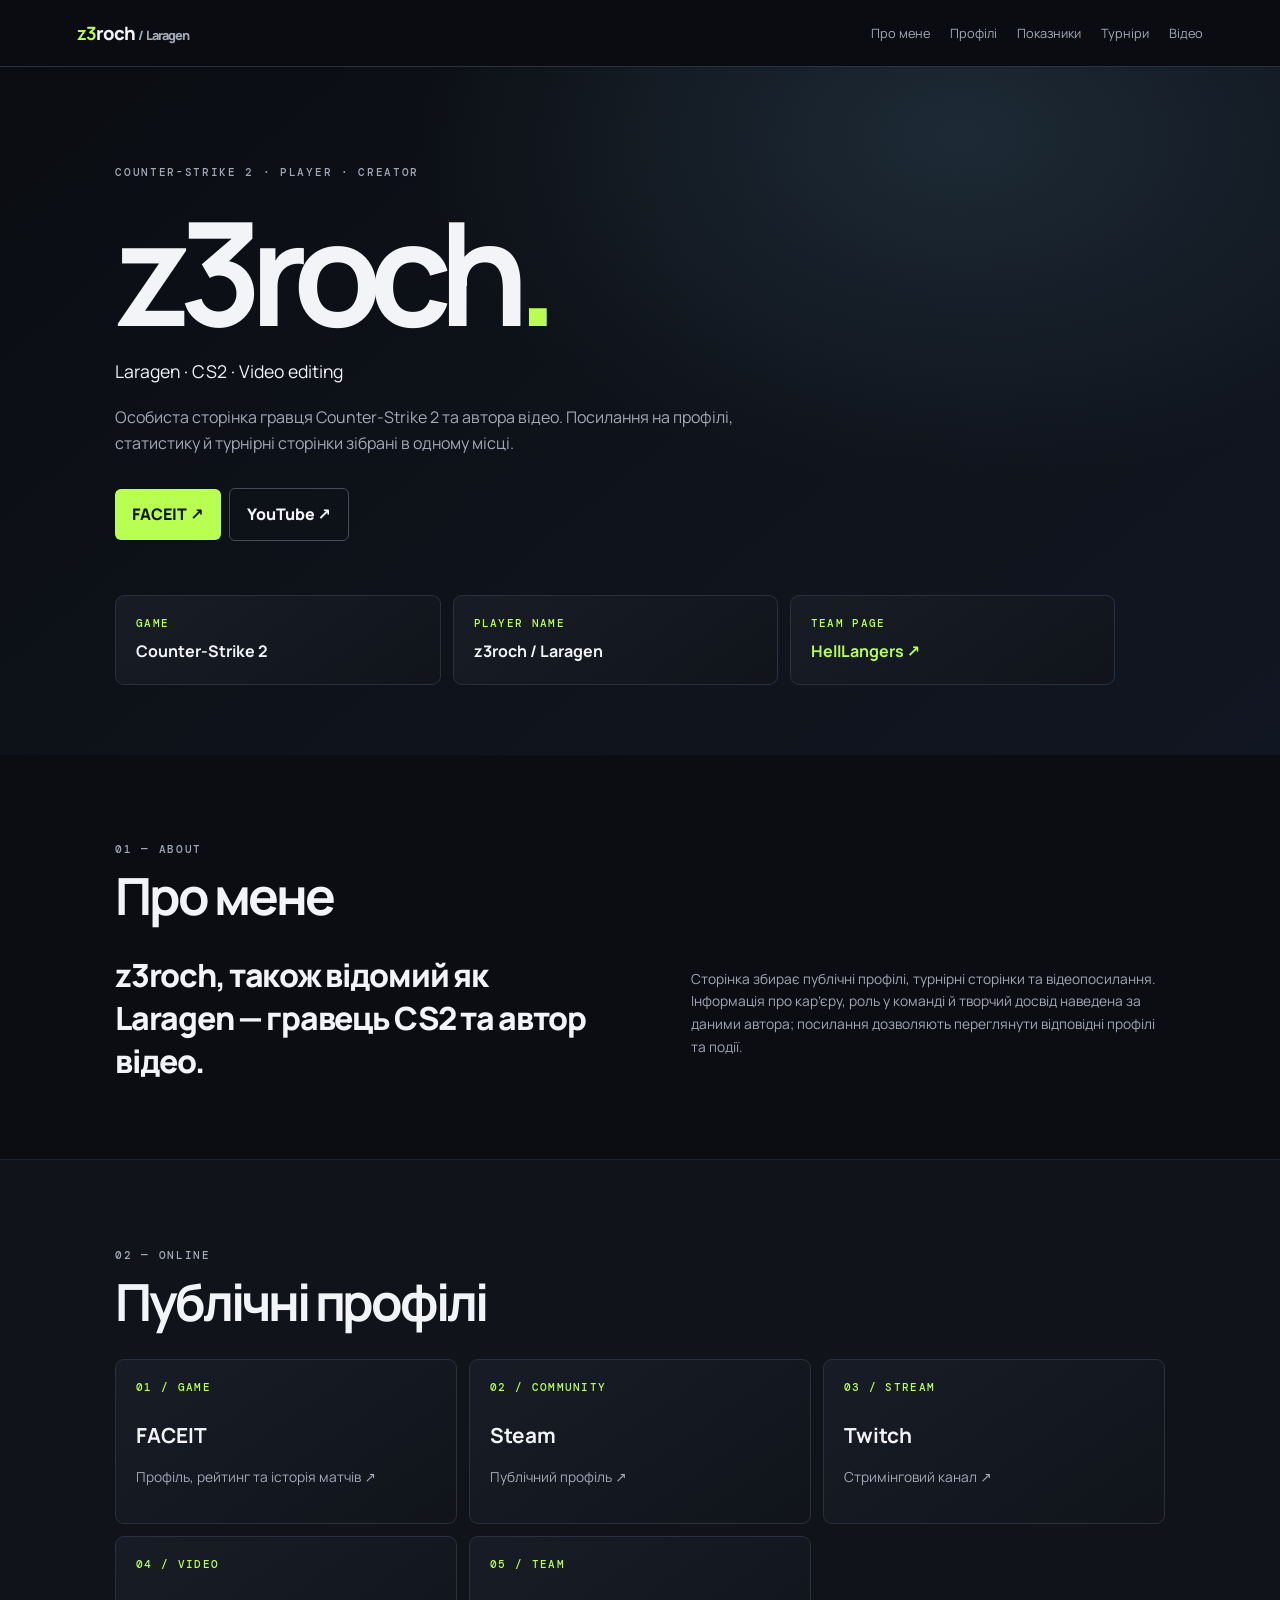
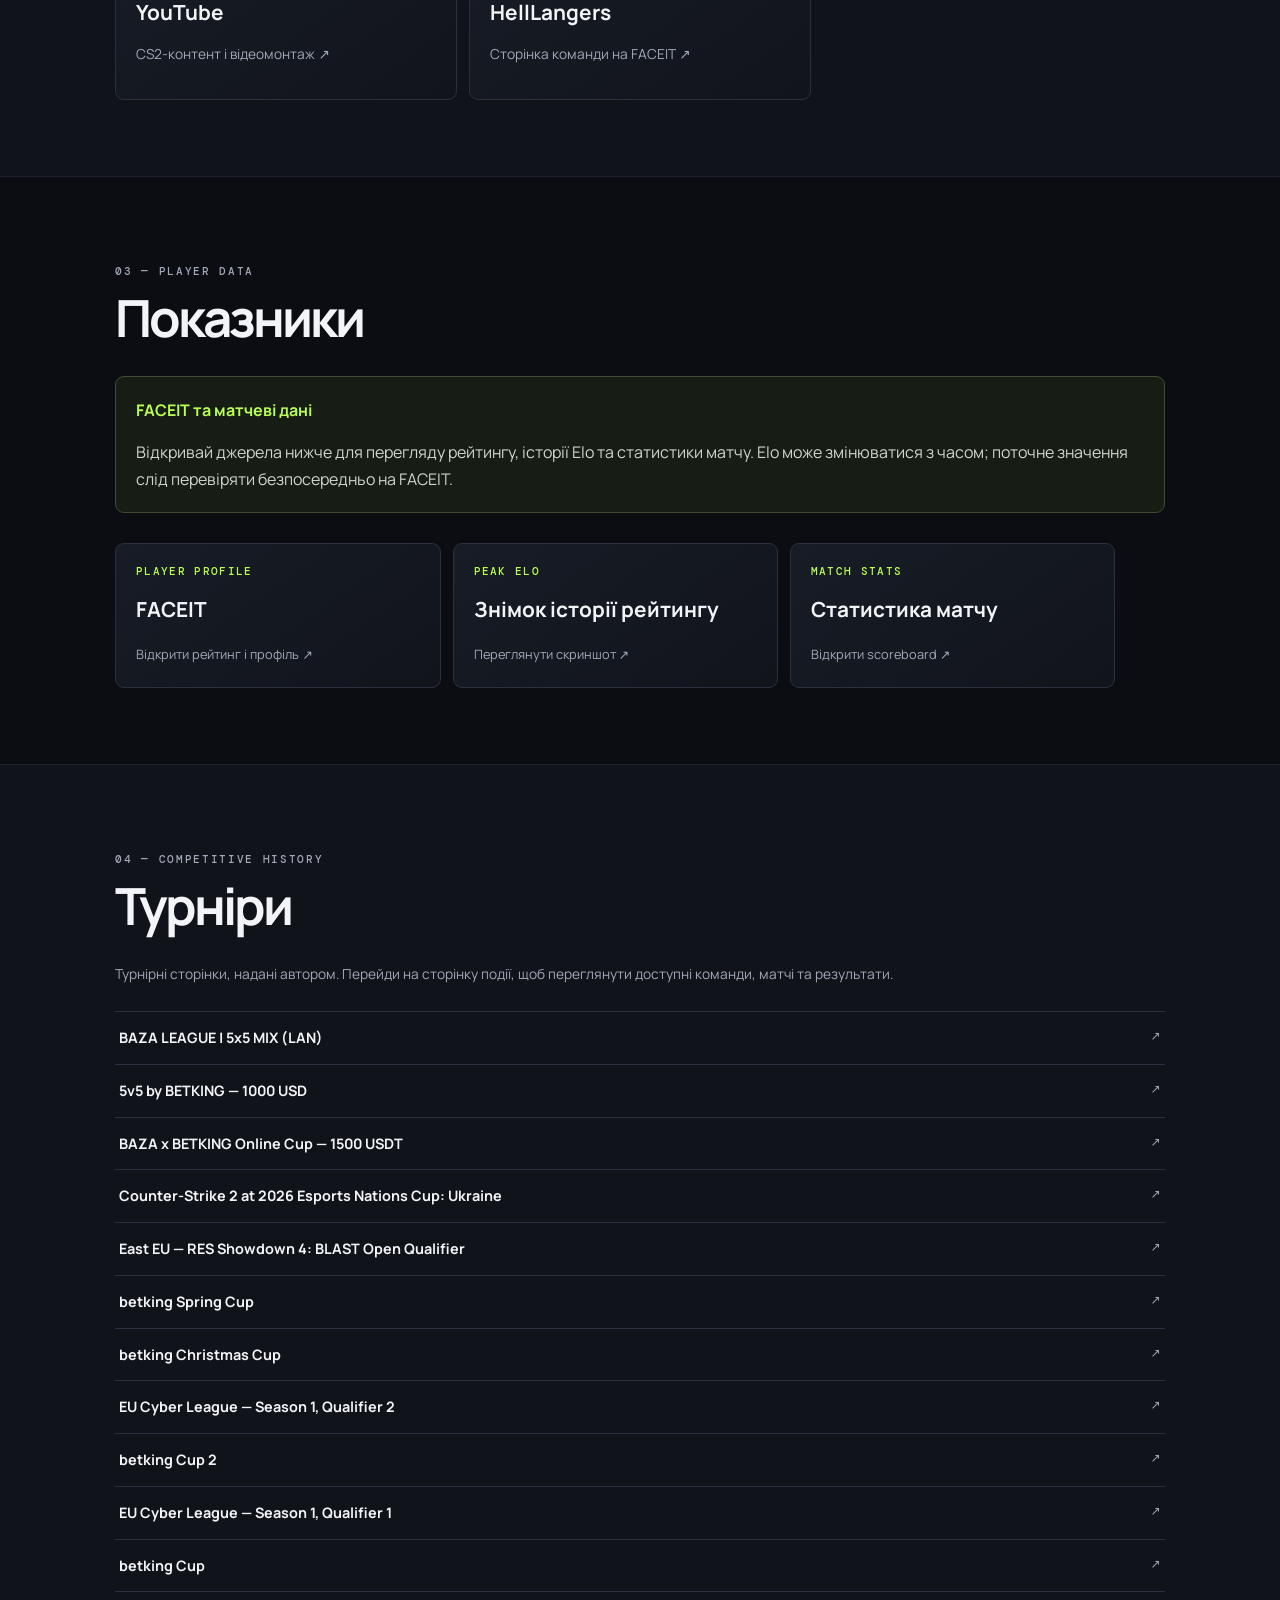
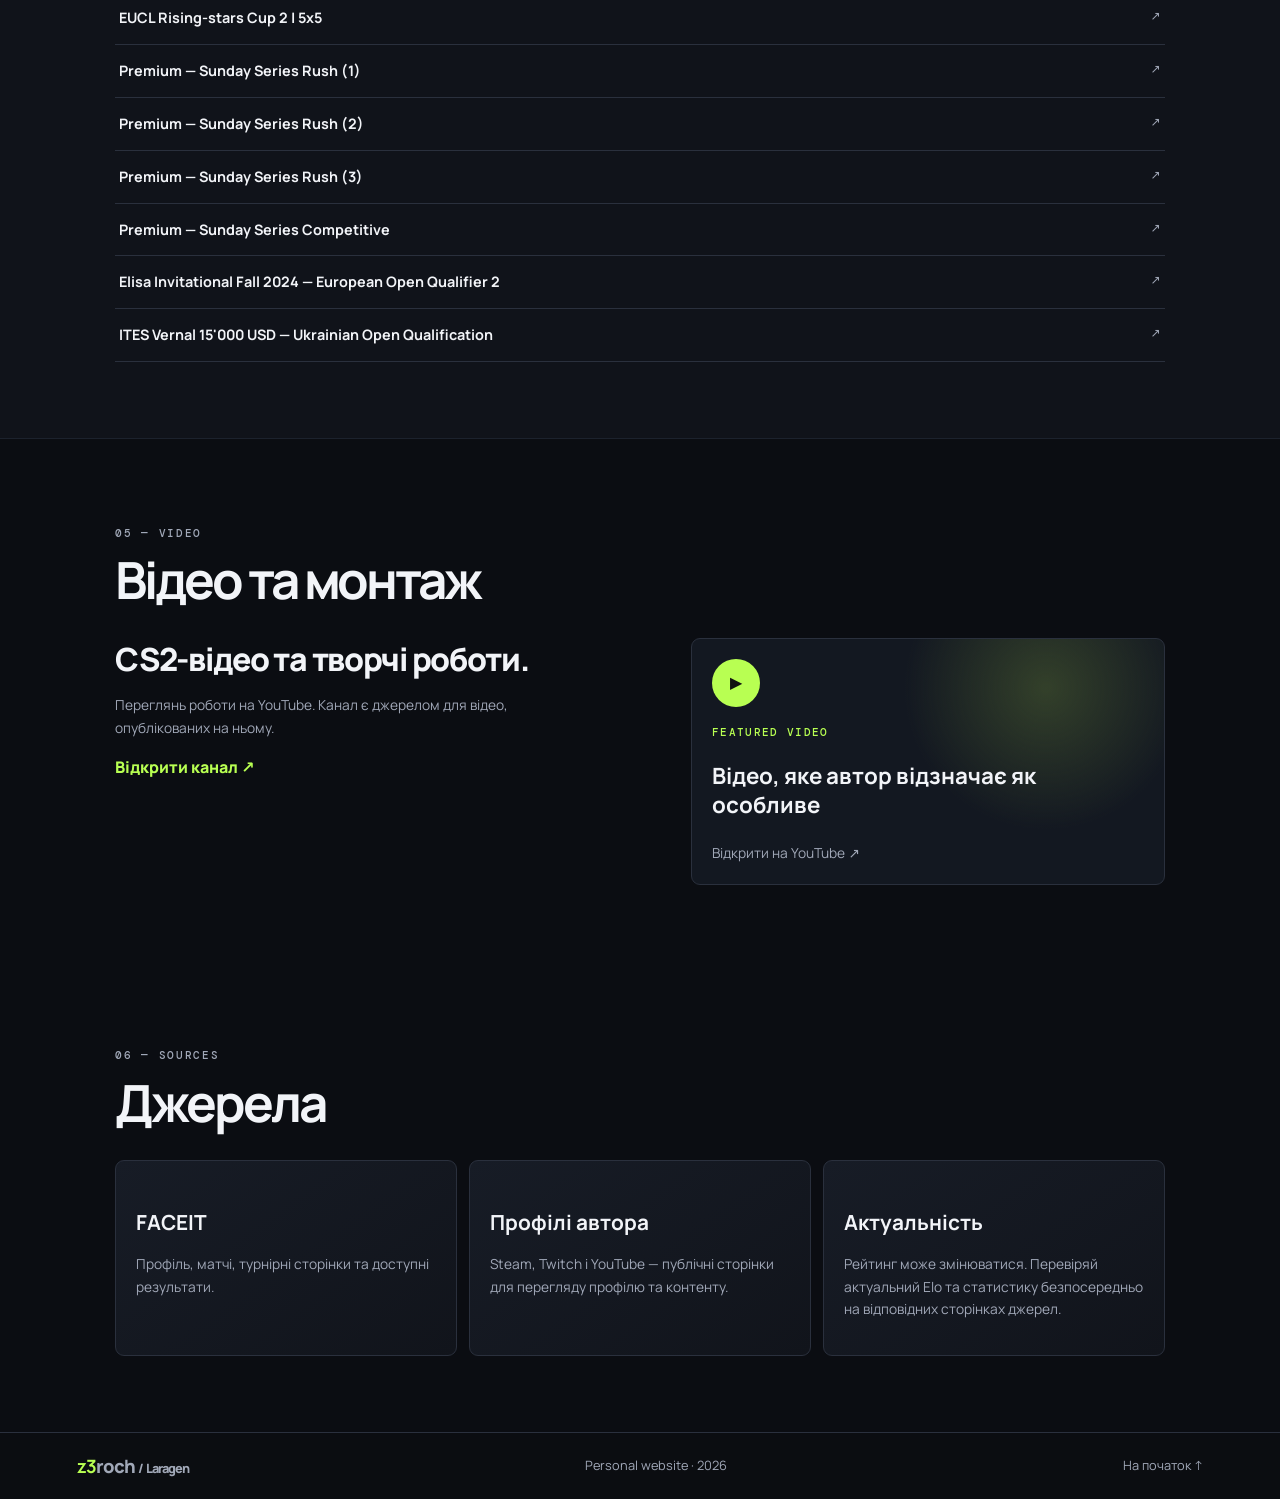
<file: index.html>
<!doctype html>
<html lang="uk">
<head>
<meta charset="utf-8"><meta name="viewport" content="width=device-width, initial-scale=1">
<meta name="theme-color" content="#0b0d12"><meta name="description" content="z3roch / Laragen — Counter-Strike 2, FACEIT, стримінг і відеомонтаж.">
<title>z3roch / Laragen — CS2</title><link rel="stylesheet" href="styles.css"><link rel="canonical" href="https://z3roch.github.io/Leontiy-z3roch-Bondarchuk/">
<script type="application/ld+json">{"@context":"https://schema.org","@type":"Person","name":"z3roch","alternateName":"Laragen","sameAs":["https://www.faceit.com/ru/players/Laragen","https://www.twitch.tv/z3roch","https://www.youtube.com/@z3rochcs","https://steamcommunity.com/id/z3roch/"],"knowsAbout":["Counter-Strike 2","Video editing"]}</script>
</head>
<body>
<header><a class="logo" href="#top"><b>z3</b>roch <small>/ Laragen</small></a><nav><a href="#about">Про мене</a><a href="#profiles">Профілі</a><a href="#stats">Показники</a><a href="#events">Турніри</a><a href="#video">Відео</a></nav></header>
<main id="top">
<section class="hero"><p class="eyebrow">COUNTER-STRIKE 2 · PLAYER · CREATOR</p><h1>z3roch<span>.</span></h1><p class="subtitle">Laragen · CS2 · Video editing</p><p class="intro">Особиста сторінка гравця Counter-Strike 2 та автора відео. Посилання на профілі, статистику й турнірні сторінки зібрані в одному місці.</p><div class="buttons"><a class="btn" href="https://www.faceit.com/ru/players/Laragen" target="_blank" rel="noopener noreferrer">FACEIT ↗</a><a class="btn ghost" href="https://www.youtube.com/@z3rochcs" target="_blank" rel="noopener noreferrer">YouTube ↗</a></div><div class="hero-panel"><div><small>GAME</small><strong>Counter-Strike 2</strong></div><div><small>PLAYER NAME</small><strong>z3roch / Laragen</strong></div><div><small>TEAM PAGE</small><strong><a href="https://www.faceit.com/ru/teams/717e6124-5c44-4b5a-94d1-560208bb7e50" target="_blank" rel="noopener noreferrer">HellLangers ↗</a></strong></div></div></section>
<section id="about"><p class="eyebrow">01 — ABOUT</p><h2>Про мене</h2><div class="two"><p class="big">z3roch, також відомий як Laragen — гравець CS2 та автор відео.</p><p class="muted">Сторінка збирає публічні профілі, турнірні сторінки та відеопосилання. Інформація про кар’єру, роль у команді й творчий досвід наведена за даними автора; посилання дозволяють переглянути відповідні профілі та події.</p></div></section>
<section id="profiles" class="dark"><p class="eyebrow">02 — ONLINE</p><h2>Публічні профілі</h2><div class="cards">
<a href="https://www.faceit.com/ru/players/Laragen" target="_blank" rel="noopener noreferrer"><small>01 / GAME</small><h3>FACEIT</h3><p>Профіль, рейтинг та історія матчів ↗</p></a>
<a href="https://steamcommunity.com/id/z3roch/" target="_blank" rel="noopener noreferrer"><small>02 / COMMUNITY</small><h3>Steam</h3><p>Публічний профіль ↗</p></a>
<a href="https://www.twitch.tv/z3roch" target="_blank" rel="noopener noreferrer"><small>03 / STREAM</small><h3>Twitch</h3><p>Стримінговий канал ↗</p></a>
<a href="https://www.youtube.com/@z3rochcs" target="_blank" rel="noopener noreferrer"><small>04 / VIDEO</small><h3>YouTube</h3><p>CS2-контент і відеомонтаж ↗</p></a>
<a href="https://www.faceit.com/ru/teams/717e6124-5c44-4b5a-94d1-560208bb7e50" target="_blank" rel="noopener noreferrer"><small>05 / TEAM</small><h3>HellLangers</h3><p>Сторінка команди на FACEIT ↗</p></a></div></section>
<section id="stats"><p class="eyebrow">03 — PLAYER DATA</p><h2>Показники</h2><div class="notice"><b>FACEIT та матчеві дані</b><p>Відкривай джерела нижче для перегляду рейтингу, історії Elo та статистики матчу. Elo може змінюватися з часом; поточне значення слід перевіряти безпосередньо на FACEIT.</p></div><div class="metric-grid"><a class="metric" href="https://www.faceit.com/ru/players/Laragen" target="_blank" rel="noopener noreferrer"><small>PLAYER PROFILE</small><strong>FACEIT</strong><span>Відкрити рейтинг і профіль ↗</span></a><a class="metric" href="https://postimg.cc/crcrJRb5" target="_blank" rel="noopener noreferrer"><small>PEAK ELO</small><strong>Знімок історії рейтингу</strong><span>Переглянути скриншот ↗</span></a><a class="metric" href="https://www.faceit.com/ru/cs2/room/1-389fe802-db20-47a5-ad6b-8aba455b8242/scoreboard" target="_blank" rel="noopener noreferrer"><small>MATCH STATS</small><strong>Статистика матчу</strong><span>Відкрити scoreboard ↗</span></a></div></section>
<section id="events" class="dark"><p class="eyebrow">04 — COMPETITIVE HISTORY</p><h2>Турніри</h2><p class="muted">Турнірні сторінки, надані автором. Перейди на сторінку події, щоб переглянути доступні команди, матчі та результати.</p><div class="event-list">
<a href="https://www.faceit.com/ru/championship/f0ef9ae4-d8d6-440a-bfa4-f9ed977ff619/BAZA%20LEAGUE%20%7C%205x5%20MIX%20(LAN)" target="_blank" rel="noopener noreferrer">BAZA LEAGUE | 5x5 MIX (LAN) <span>↗</span></a>
<a href="https://www.faceit.com/ru/championship/4ae55793-3d5e-46d7-9b49-f42eb70419e2/5v5%20%7C%20by%20BETKING%20%5B1000%20USD%5D" target="_blank" rel="noopener noreferrer">5v5 by BETKING — 1000 USD <span>↗</span></a>
<a href="https://www.faceit.com/ru/championship/f885be15-9d00-4312-be0e-b65e2184ae3a/BAZA%20x%20BETKING%20%7C%20ONLINE%20CUP%20-%201500%20USDT" target="_blank" rel="noopener noreferrer">BAZA x BETKING Online Cup — 1500 USDT <span>↗</span></a>
<a href="https://www.faceit.com/ru/championship/5a31b43b-ff6d-48ee-940d-a40868dd0ed7/Counter%20Strike%202%20at%202026%20Esports%20Nations%20Cup%3A%20Ukraine" target="_blank" rel="noopener noreferrer">Counter-Strike 2 at 2026 Esports Nations Cup: Ukraine <span>↗</span></a>
<a href="https://www.faceit.com/ru/championship/9d2ec678-fd11-4792-9ad7-a9d685dba4a1/East%20EU%20-%20RES%20Showdown%204%3A%20BLAST%20Open%20Qualifier" target="_blank" rel="noopener noreferrer">East EU — RES Showdown 4: BLAST Open Qualifier <span>↗</span></a>
<a href="https://www.faceit.com/ru/championship/16ce0bb8-5ad1-4edb-8ea8-0123df2a8f67/betking%20Spring%20Cup" target="_blank" rel="noopener noreferrer">betking Spring Cup <span>↗</span></a>
<a href="https://www.faceit.com/ru/championship/46ce0bde-39a1-4ca6-85b5-b1214d74677c/betking%20Christmas%20Cup" target="_blank" rel="noopener noreferrer">betking Christmas Cup <span>↗</span></a>
<a href="https://www.faceit.com/ru/championship/17966b1e-0ea0-440a-9106-ae50af75d8a5/EU%20Cyber%20LEAGUE%20-%20Season%201%20%7C%20Qualifier%202" target="_blank" rel="noopener noreferrer">EU Cyber League — Season 1, Qualifier 2 <span>↗</span></a>
<a href="https://www.faceit.com/ru/championship/b68fddc8-2e3f-4b60-8bf9-3aa5b73fb8b5/betking%20Cup%202" target="_blank" rel="noopener noreferrer">betking Cup 2 <span>↗</span></a>
<a href="https://www.faceit.com/ru/championship/06b12efa-69c2-47f7-89c4-70693f440ff9/EU%20Cyber%20LEAGUE%20-%20Season%201%20%7C%20Qualifier%201" target="_blank" rel="noopener noreferrer">EU Cyber League — Season 1, Qualifier 1 <span>↗</span></a>
<a href="https://www.faceit.com/ru/championship/d0906b32-8d12-45f3-a2cc-ebb6ab4a1ffd/betking%20Cup" target="_blank" rel="noopener noreferrer">betking Cup <span>↗</span></a>
<a href="https://www.faceit.com/ru/championship/e2800cdc-d68f-41ab-a499-60a02f27da3a/EUCL%20%7C%20Rising-stars%20Cup%20-%202%20%7C%205x5" target="_blank" rel="noopener noreferrer">EUCL Rising-stars Cup 2 | 5x5 <span>↗</span></a>
<a href="https://www.faceit.com/ru/championship/243efbcd-ff6c-4733-905a-b83c824f0cc8/Premium%20-%20Sunday%20Series%20Rush" target="_blank" rel="noopener noreferrer">Premium — Sunday Series Rush (1) <span>↗</span></a>
<a href="https://www.faceit.com/ru/championship/99f94d6e-0926-4655-b437-5d22d83c4aed/Premium%20-%20Sunday%20Series%20Rush" target="_blank" rel="noopener noreferrer">Premium — Sunday Series Rush (2) <span>↗</span></a>
<a href="https://www.faceit.com/ru/championship/cacad223-3f05-4a87-80b7-a523b585594e/Premium%20-%20Sunday%20Series%20Rush" target="_blank" rel="noopener noreferrer">Premium — Sunday Series Rush (3) <span>↗</span></a>
<a href="https://www.faceit.com/ru/championship/dce425b6-437a-4778-a769-41fdf9098056/Premium%20-%20Sunday%20Series%20Competitive" target="_blank" rel="noopener noreferrer">Premium — Sunday Series Competitive <span>↗</span></a>
<a href="https://www.faceit.com/ru/championship/cd58dfa7-9fd3-4fde-814e-021d31f6a39e/Elisa%20Invitational%20Fall%202024%20-%20European%20Open%20Qualifier%202" target="_blank" rel="noopener noreferrer">Elisa Invitational Fall 2024 — European Open Qualifier 2 <span>↗</span></a>
<a href="https://www.faceit.com/ru/championship/b43270b8-c894-4eef-adbf-296077bcc5ff/ITES%20Vernal%2015%27000%20USD%20%7C%20Ukrainian%20Open%20Qualification" target="_blank" rel="noopener noreferrer">ITES Vernal 15'000 USD — Ukrainian Open Qualification <span>↗</span></a>
</div></section>
<section id="video"><p class="eyebrow">05 — VIDEO</p><h2>Відео та монтаж</h2><div class="two"><div><p class="big">CS2-відео та творчі роботи.</p><p class="muted">Переглянь роботи на YouTube. Канал є джерелом для відео, опублікованих на ньому.</p><a class="textlink" href="https://www.youtube.com/@z3rochcs" target="_blank" rel="noopener noreferrer">Відкрити канал ↗</a></div><a class="feature" href="https://www.youtube.com/watch?v=htzRC70e4FY" target="_blank" rel="noopener noreferrer"><span class="play">▶</span><small>FEATURED VIDEO</small><h3>Відео, яке автор відзначає як особливе</h3><span>Відкрити на YouTube ↗</span></a></div></section>
<section id="sources"><p class="eyebrow">06 — SOURCES</p><h2>Джерела</h2><div class="cards"><article><h3>FACEIT</h3><p>Профіль, матчі, турнірні сторінки та доступні результати.</p></article><article><h3>Профілі автора</h3><p>Steam, Twitch і YouTube — публічні сторінки для перегляду профілю та контенту.</p></article><article><h3>Актуальність</h3><p>Рейтинг може змінюватися. Перевіряй актуальний Elo та статистику безпосередньо на відповідних сторінках джерел.</p></article></div></section>
</main><footer><a class="logo" href="#top"><b>z3</b>roch <small>/ Laragen</small></a><span>Personal website · 2026</span><a href="#top">На початок ↑</a></footer>
</body></html>
</file>
<file: styles.css>
@import url('https://fonts.googleapis.com/css2?family=DM+Mono:wght@400;500&family=Manrope:wght@400;500;600;700;800&display=swap');
:root{--bg:#0b0d12;--text:#f2f4f8;--muted:#a1a8b8;--line:#2a303d;--accent:#b8ff52}*{box-sizing:border-box}html{scroll-behavior:smooth;scroll-padding-top:90px}body{margin:0;background:var(--bg);color:var(--text);font-family:Manrope,system-ui,sans-serif;line-height:1.65}a{color:inherit;text-decoration:none}header,footer{padding:18px 6vw;display:flex;align-items:center;justify-content:space-between;gap:22px;border-bottom:1px solid var(--line);background:#0b0d12ee}header{position:sticky;top:0;z-index:5;backdrop-filter:blur(12px)}.logo{font-size:1.15rem;font-weight:800;letter-spacing:-.05em;white-space:nowrap}.logo b,h1 span{color:var(--accent)}.logo small{color:var(--muted);font-size:.8rem}nav{display:flex;gap:20px;flex-wrap:wrap}nav a,footer{font-size:.8rem;color:var(--muted)}nav a:hover,a:hover{color:var(--accent)}.hero{padding:86px 9vw 70px;background:radial-gradient(ellipse at 75% 10%,#1d2a35,transparent 40%),linear-gradient(140deg,#0b0d12,#111722)}.eyebrow{font:500 .7rem 'DM Mono',monospace;letter-spacing:.15em;color:var(--muted)}h1{font-size:clamp(4.5rem,12vw,9rem);letter-spacing:-.09em;line-height:.95;margin:24px 0 10px}.subtitle{font-size:1.1rem}.intro{color:var(--muted);max-width:650px}.btn{display:inline-block;background:var(--accent);color:#12160c;padding:12px 17px;border-radius:6px;font-weight:800;margin:16px 8px 24px 0}.btn.ghost{background:transparent;color:var(--text);border:1px solid #454d5b}.hero-panel,.metric-grid{display:grid;grid-template-columns:repeat(3,1fr);gap:12px;max-width:1000px;margin-top:30px}.hero-panel div,.metric,.cards a,.cards article,.feature{border:1px solid var(--line);border-radius:9px;padding:20px;background:linear-gradient(145deg,#171c26,#11141b)}.hero-panel small,.metric small,.cards small,.feature small{display:block;font:500 .68rem 'DM Mono',monospace;color:var(--accent);letter-spacing:.12em}.hero-panel strong{display:block;margin-top:8px}.hero-panel a{color:var(--accent)}section:not(.hero){padding:76px 9vw;max-width:1400px;margin:auto}section.dark{max-width:none;background:#10131a;border-block:1px solid #1c222d}.dark>*{max-width:1200px;margin-left:auto;margin-right:auto}h2{font-size:clamp(2rem,4vw,3.4rem);letter-spacing:-.06em;line-height:1.1;margin:8px 0 30px}.two{display:grid;grid-template-columns:1fr 1fr;gap:8vw}.big{font-size:clamp(1.4rem,2.5vw,2.1rem);font-weight:800;letter-spacing:-.04em;line-height:1.35;margin:0}.muted,.cards p,.feature>span:last-child{color:var(--muted);font-size:.86rem}.cards{display:grid;grid-template-columns:repeat(3,1fr);gap:12px}.cards a{display:block;min-height:145px;transition:transform .2s,border-color .2s}.cards a:hover{transform:translateY(-3px);border-color:#6c8244}.cards h3{font-size:1.3rem;margin:24px 0 6px}.notice{background:#171d14;border:1px solid #414b34;border-radius:9px;padding:20px;margin:24px 0}.notice b{color:var(--accent)}.notice p{color:#d0d5ca;margin-bottom:0}.metric{display:block}.metric strong{display:block;font-size:1.3rem;margin:14px 0}.metric span{font-size:.8rem;color:var(--muted)}.event-list{border-top:1px solid var(--line);margin-top:25px}.event-list a{display:flex;justify-content:space-between;gap:20px;padding:14px 4px;border-bottom:1px solid var(--line);font-weight:700;font-size:.9rem}.event-list a span{font-size:.75rem;color:var(--muted);font-weight:400;white-space:nowrap}.feature{display:flex;flex-direction:column;justify-content:center;min-height:230px;background:radial-gradient(circle at 75% 20%,#33402a,transparent 35%),#131821}.play{display:grid;place-items:center;width:48px;height:48px;background:var(--accent);color:#111;border-radius:50%;margin-bottom:18px}.feature h3{font-size:1.4rem;line-height:1.3}.textlink{color:var(--accent);font-weight:800}footer{border-top:1px solid var(--line);border-bottom:0;flex-wrap:wrap}@media(max-width:760px){header{align-items:flex-start;flex-direction:column}nav{gap:10px 16px}.hero{padding:58px 6vw}.hero-panel,.metric-grid,.cards{grid-template-columns:1fr 1fr}section:not(.hero){padding:58px 6vw}.two{grid-template-columns:1fr;gap:28px}}@media(max-width:500px){.hero-panel,.metric-grid,.cards{grid-template-columns:1fr}.event-list a{flex-direction:column;gap:3px}}
</file>
